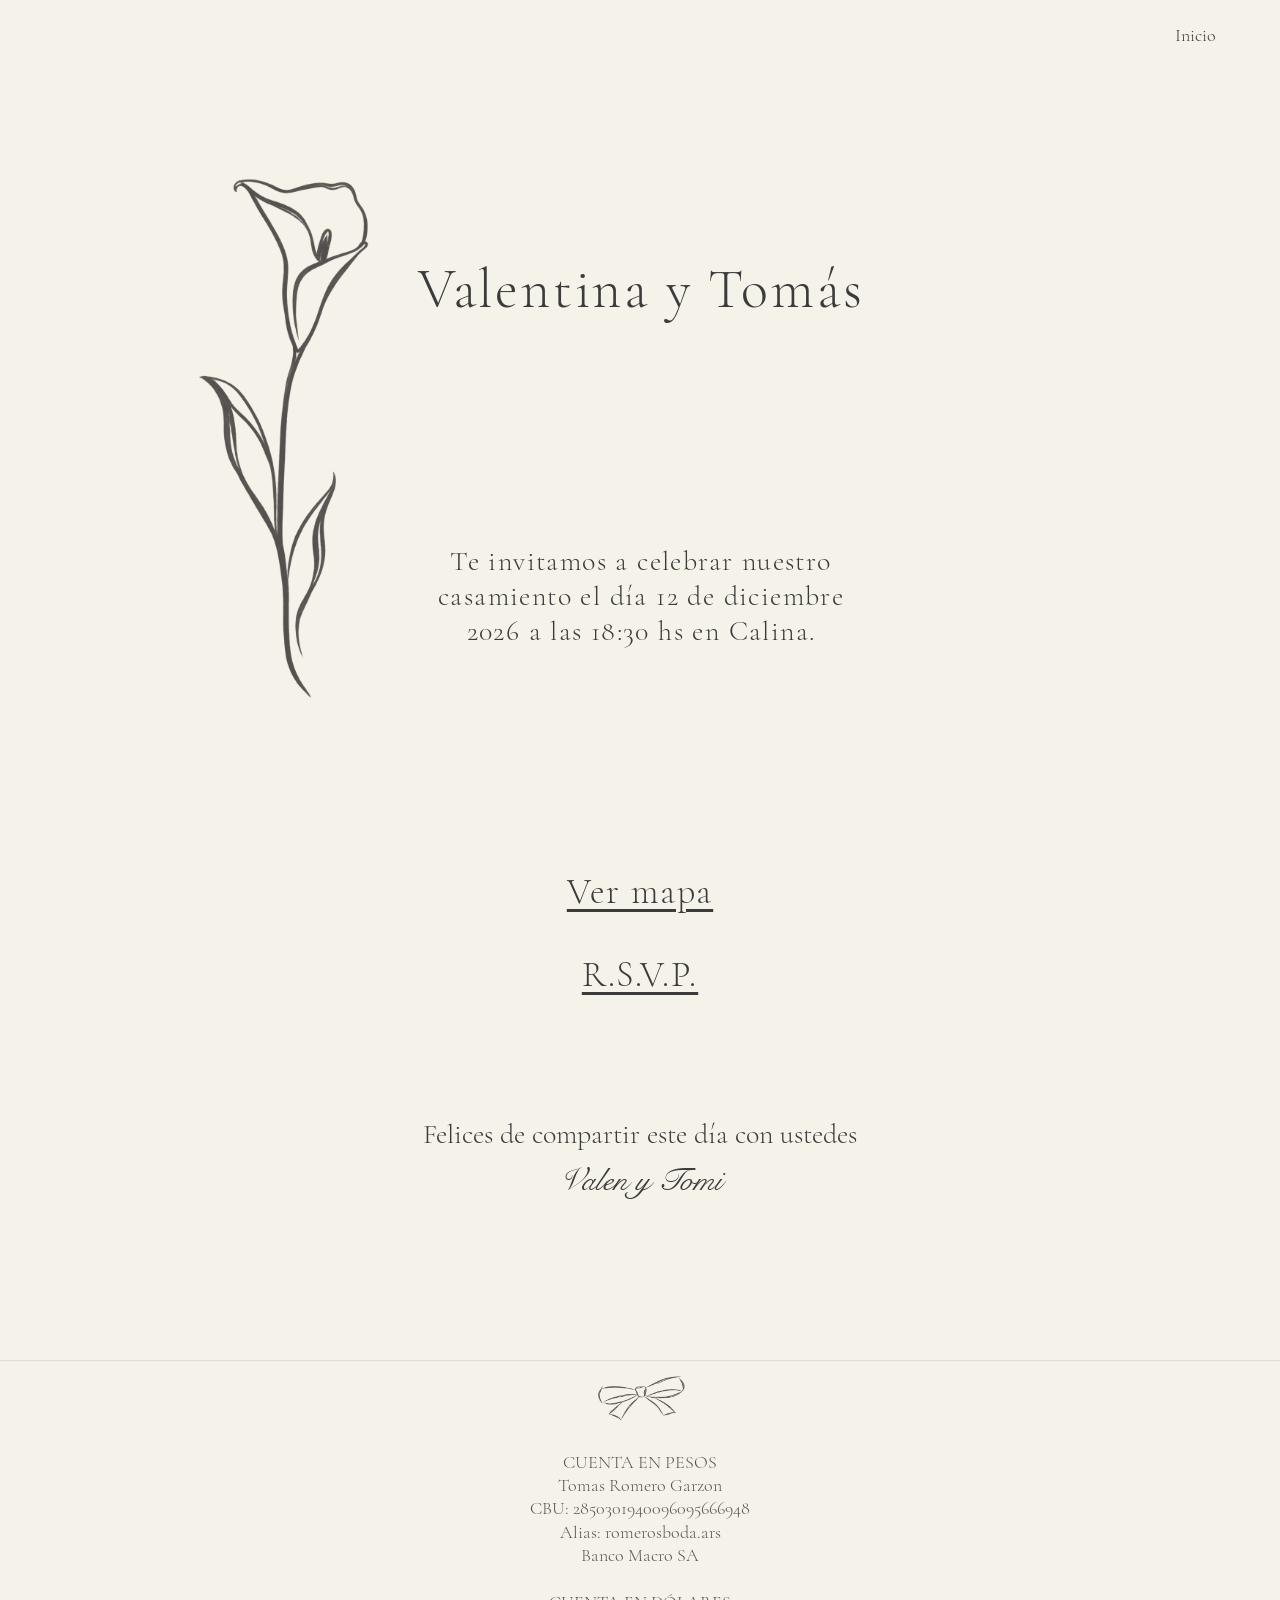
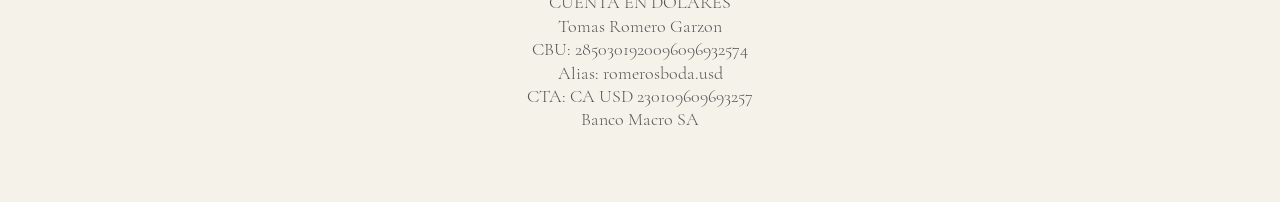
<file: index.html>
<!doctype html>
<html lang="es-AR">
  <head>
    <meta charset="utf-8">
    <meta name="viewport" content="width=device-width, initial-scale=1">
    <meta name="theme-color" content="#f5f2e9">
    <meta name="description" content="Valentina y Tomás. Te invitamos a celebrar nuestro casamiento el 12 de diciembre de 2026 a las 18:30 hs en Calina.">
    <title>Valentina y Tomás · Nuestro casamiento</title>
    <link rel="icon" href="assets/favicon.svg?v=4" type="image/svg+xml">
    <link rel="preload" href="assets/cormorant-garamond.woff2" as="font" type="font/woff2" crossorigin>
    <link rel="stylesheet" href="styles.css">
    <script src="rsvp.js" defer></script>
  </head>
  <body id="inicio">
    <a class="skip-link" href="#invitacion">Ir a la invitación</a>
    <header class="site-header">
      <nav aria-label="Navegación principal">
        <a href="#inicio" aria-current="page">Inicio</a>
      </nav>
    </header>
    <main>
      <section class="hero section" id="invitacion" aria-labelledby="nombres">
        <img class="flower" src="assets/flores.png" alt="" width="1024" height="1536" fetchpriority="high">
        <h1 id="nombres">Valentina y Tomás</h1>
        <p class="invitation">
          <span>Te invitamos a celebrar nuestro</span>
          <span>casamiento el día 12 de diciembre</span>
          <span>2026 a las 18:30 hs en Calina.</span>
        </p>
      </section>

      <section class="attendance section" aria-label="Ubicación y confirmación de asistencia">
        <a class="map-link" href="https://www.google.com/maps/place/Calina+eventos/@-31.2357732,-64.2598805,17z/data=!3m1!4b1!4m6!3m5!1s0x94328300658bced1:0xae7bd755da255b5a!8m2!3d-31.2357778!4d-64.2573056!16s%2Fg%2F11mt6tklj1" target="_blank" rel="noopener noreferrer">Ver mapa</a>
        <a class="rsvp-desktop" href="#rsvp" data-open-rsvp>R.S.V.P.</a>
        <div class="rsvp-mobile">
          <h2>R.S.V.P</h2>
          <p>Confirmar asistencia hasta 15/11</p>
          <a href="#rsvp" data-open-rsvp>Formulario</a>
        </div>
      </section>

      <section class="closing section" aria-label="Los esperamos">
        <p>Felices de compartir este día con ustedes</p>
        <p class="signature">Valen y Tomi</p>
      </section>

      <div class="gift-divider" aria-hidden="true"></div>
      <section class="gifts section" aria-labelledby="regalos">
        <img class="bow" src="assets/lazo.png" alt="" width="1774" height="887" loading="lazy">
        <h2 id="regalos">Si quieren hacernos un regalo</h2>
        <div class="accounts">
          <section class="account" aria-labelledby="pesos">
            <h3 id="pesos">Cuenta en pesos</h3>
            <p>Tomas Romero Garzon</p>
            <p>CBU: <span class="bank-number">2850301940096095666948</span></p>
            <p>Alias: romerosboda.ars</p>
            <p>Banco Macro SA</p>
          </section>
          <section class="account" aria-labelledby="dolares">
            <h3 id="dolares">Cuenta en dólares</h3>
            <p>Tomas Romero Garzon</p>
            <p>CBU: <span class="bank-number">2850301920096096932574</span></p>
            <p>Alias: romerosboda.usd</p>
            <p class="usd-account">CTA: CA USD 230109609693257</p>
            <p>Banco Macro SA</p>
          </section>
        </div>
      </section>
    </main>
    <dialog id="rsvp" class="rsvp-dialog" aria-labelledby="rsvp-title">
      <button class="rsvp-close" type="button" aria-label="Cerrar formulario">×</button>
      <div class="rsvp-content">
        <h2 id="rsvp-title">R.S.V.P.</h2>
        <form id="rsvp-form" novalidate data-endpoint="">
          <div class="rsvp-names">
            <div class="rsvp-field">
              <label for="rsvp-nombre">Nombre <span aria-hidden="true">*</span></label>
              <input id="rsvp-nombre" name="nombre" type="text" required autocomplete="given-name" aria-describedby="nombre-error">
              <p id="nombre-error" class="field-error" aria-live="polite"></p>
            </div>
            <div class="rsvp-field">
              <label for="rsvp-apellido">Apellido <span aria-hidden="true">*</span></label>
              <input id="rsvp-apellido" name="apellido" type="text" required autocomplete="family-name" aria-describedby="apellido-error">
              <p id="apellido-error" class="field-error" aria-live="polite"></p>
            </div>
          </div>
          <fieldset class="rsvp-options" id="asiste-group" aria-describedby="asiste-error">
            <legend>¿Nos acompañás? <span aria-hidden="true">*</span></legend>
            <label class="rsvp-choice"><input type="radio" name="asiste" value="true" required><span>Sí, ahí estaré</span></label>
            <label class="rsvp-choice"><input type="radio" name="asiste" value="false" required><span>No voy a poder asistir</span></label>
            <p id="asiste-error" class="field-error" aria-live="polite"></p>
          </fieldset>
          <fieldset class="rsvp-options" id="restriccion-group" aria-describedby="restriccion-error">
            <legend>¿Tenés alguna restricción alimentaria? <span aria-hidden="true">*</span></legend>
            <label class="rsvp-choice"><input type="radio" name="restriccion_alimentaria" value="ninguna" required><span>No</span></label>
            <label class="rsvp-choice"><input type="radio" name="restriccion_alimentaria" value="vegetariana" required><span>Vegetariana</span></label>
            <label class="rsvp-choice"><input type="radio" name="restriccion_alimentaria" value="sin_gluten" required><span>Sin gluten</span></label>
            <label class="rsvp-choice"><input type="radio" name="restriccion_alimentaria" value="otros" required><span>Otros</span></label>
            <p id="restriccion-error" class="field-error" aria-live="polite"></p>
          </fieldset>
          <div class="restriction-other" aria-hidden="true" inert>
            <div>
              <div class="rsvp-field">
                <label for="rsvp-otro">Especificá tu restricción <span aria-hidden="true">*</span></label>
                <input id="rsvp-otro" name="restriccion_otro" type="text" disabled aria-describedby="otro-error">
                <p id="otro-error" class="field-error" aria-live="polite"></p>
              </div>
            </div>
          </div>
          <p class="rsvp-save-error" role="alert"></p>
          <button class="rsvp-submit" type="submit">Confirmar</button>
        </form>
        <div class="rsvp-confirmation" hidden>
          <p id="rsvp-thanks" tabindex="-1">¡Gracias por confirmar!</p>
          <p class="signature">Valen y Tomi</p>
        </div>
      </div>
    </dialog>
  </body>
</html>
</file>
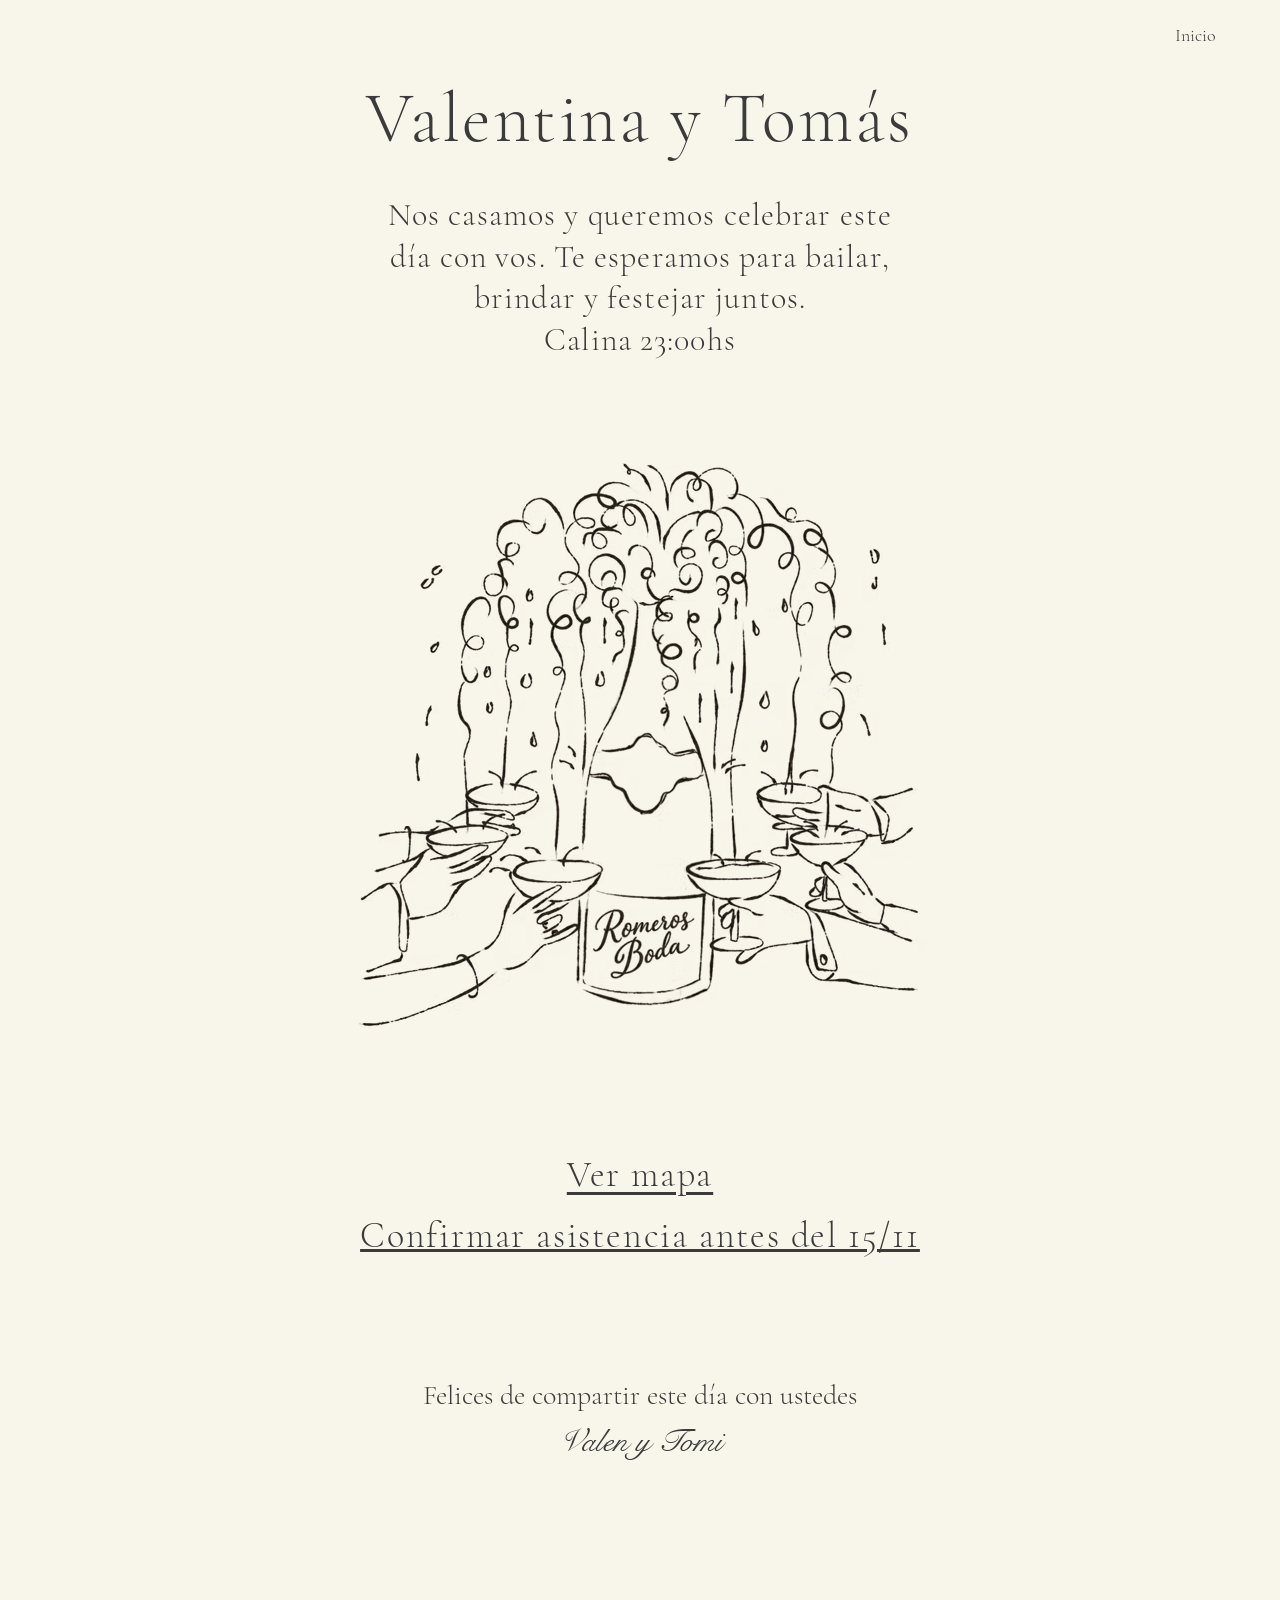
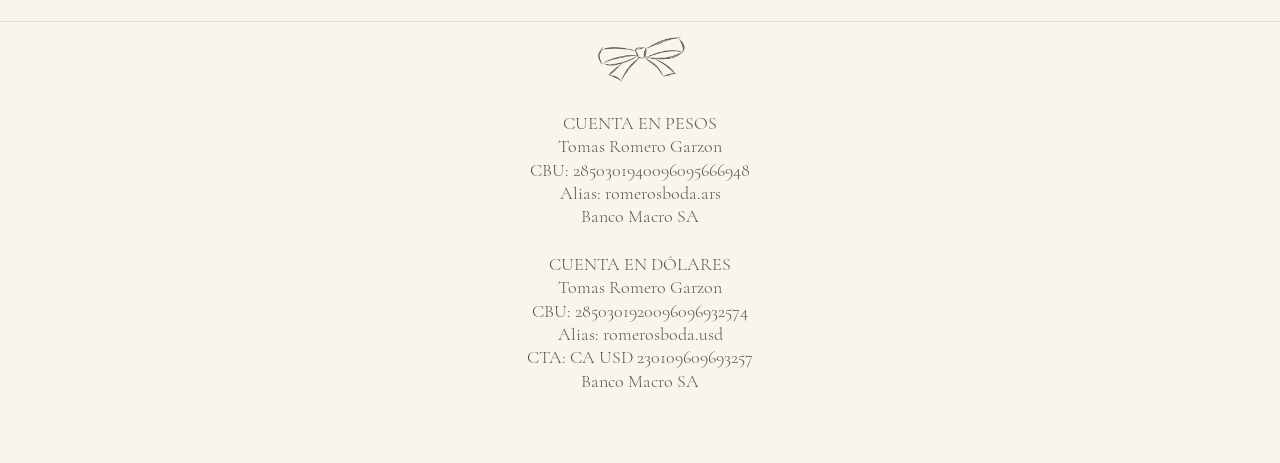
<file: fiesta/index.html>
<!doctype html>
<html lang="es-AR">
  <head>
    <meta charset="utf-8">
    <meta name="viewport" content="width=device-width, initial-scale=1">
    <meta name="theme-color" content="#f8f6ea">
    <meta name="description" content="Valentina y Tomás. Te invitamos a celebrar nuestro casamiento el 12 de diciembre de 2026 a las 23hs en Calina.">
    <title>Valentina y Tomás · Fiesta</title>
    <link rel="icon" href="../assets/favicon.svg?v=4" type="image/svg+xml">
    <link rel="preload" href="../assets/cormorant-garamond.woff2" as="font" type="font/woff2" crossorigin>
    <link rel="stylesheet" href="styles.css">
    <script src="rsvp.js" defer></script>
  </head>
  <body id="inicio">
    <a class="skip-link" href="#invitacion">Ir a la invitación</a>
    <header class="site-header">
      <nav aria-label="Navegación principal">
        <a href="#inicio" aria-current="page">Inicio</a>
      </nav>
    </header>
    <main>
      <section class="hero section" id="invitacion" aria-labelledby="nombres">
        <h1 id="nombres">Valentina y Tomás</h1>
        <p class="invitation">
          <span>Nos casamos y queremos celebrar este</span>
          <span>día con vos. Te esperamos para bailar,</span>
          <span>brindar y festejar juntos.</span>
          <span>Calina 23:00hs</span>
        </p>
        <div class="party-art-crop">
          <img src="../assets/imagen.avif" alt="Manos brindando con copas alrededor de una botella de champagne." width="613" height="740" fetchpriority="high">
        </div>
      </section>

      <section class="attendance section" aria-label="Ubicación y confirmación de asistencia">
        <a class="map-link" href="https://www.google.com/maps/place/Calina+eventos/@-31.2357732,-64.2598805,17z/data=!3m1!4b1!4m6!3m5!1s0x94328300658bced1:0xae7bd755da255b5a!8m2!3d-31.2357778!4d-64.2573056!16s%2Fg%2F11mt6tklj1" target="_blank" rel="noopener noreferrer">Ver mapa</a>
        <button class="confirm-before-trigger" type="button" data-open-rsvp>Confirmar asistencia antes del 15/11</button>
      </section>

      <section class="closing section" aria-label="Los esperamos">
        <p>Felices de compartir este día con ustedes</p>
        <p class="signature">Valen y Tomi</p>
      </section>

      <div class="gift-divider" aria-hidden="true"></div>
      <section class="gifts section" aria-labelledby="regalos">
        <img class="bow" src="../assets/lazo.png" alt="" width="1774" height="887" loading="lazy">
        <h2 id="regalos">Si quieren hacernos un regalo</h2>
        <div class="accounts">
          <section class="account" aria-labelledby="pesos">
            <h3 id="pesos">Cuenta en pesos</h3>
            <p>Tomas Romero Garzon</p>
            <p>CBU: <span class="bank-number">2850301940096095666948</span></p>
            <p>Alias: romerosboda.ars</p>
            <p>Banco Macro SA</p>
          </section>
          <section class="account" aria-labelledby="dolares">
            <h3 id="dolares">Cuenta en dólares</h3>
            <p>Tomas Romero Garzon</p>
            <p>CBU: <span class="bank-number">2850301920096096932574</span></p>
            <p>Alias: romerosboda.usd</p>
            <p class="usd-account">CTA: CA USD 230109609693257</p>
            <p>Banco Macro SA</p>
          </section>
        </div>
      </section>
    </main>
    <dialog id="rsvp" class="rsvp-dialog" aria-labelledby="rsvp-title">
      <button class="rsvp-close" type="button" aria-label="Cerrar formulario">×</button>
      <div class="rsvp-content">
        <h2 id="rsvp-title">Confirmar asistencia</h2>
        <form id="rsvp-form" novalidate data-endpoint="">
          <div class="rsvp-names">
            <div class="rsvp-field">
              <label for="rsvp-nombre">Nombre <span aria-hidden="true">*</span></label>
              <input id="rsvp-nombre" name="nombre" type="text" required autocomplete="given-name" aria-describedby="nombre-error">
              <p id="nombre-error" class="field-error" aria-live="polite"></p>
            </div>
            <div class="rsvp-field">
              <label for="rsvp-apellido">Apellido <span aria-hidden="true">*</span></label>
              <input id="rsvp-apellido" name="apellido" type="text" required autocomplete="family-name" aria-describedby="apellido-error">
              <p id="apellido-error" class="field-error" aria-live="polite"></p>
            </div>
          </div>
          <fieldset class="rsvp-options" id="asiste-group" aria-describedby="asiste-error">
            <legend>¿Nos acompañás? <span aria-hidden="true">*</span></legend>
            <label class="rsvp-choice"><input type="radio" name="asiste" value="true" required><span>Sí, ahí estaré</span></label>
            <label class="rsvp-choice"><input type="radio" name="asiste" value="false" required><span>No voy a poder asistir</span></label>
            <p id="asiste-error" class="field-error" aria-live="polite"></p>
          </fieldset>
          <p class="rsvp-save-error" role="alert"></p>
          <button class="rsvp-submit" type="submit">Confirmar</button>
        </form>
        <div class="rsvp-confirmation" hidden>
          <p id="rsvp-thanks" tabindex="-1">¡Gracias por confirmar!</p>
          <p class="signature">Valen y Tomi</p>
        </div>
      </div>
    </dialog>
  </body>
</html>
</file>
<file: styles.css>
@font-face {
  font-family: "Cormorant Garamond";
  src: url("assets/cormorant-garamond.woff2") format("woff2");
  font-style: normal;
  font-weight: 400;
  font-display: swap;
}

@font-face {
  font-family: "Snell Roundhand";
  src: url("assets/snell-roundhand.woff2") format("woff2");
  font-style: normal;
  font-weight: 400;
  font-display: swap;
}

:root {
  color-scheme: light;
  --paper: #f5f2e9;
  --ink: #3b3b3b;
  --muted-ink: #545454;
  --page-unit: min(1vw, 19.2px);
  font-family: "Cormorant Garamond", Georgia, serif;
  color: var(--ink);
  background: var(--paper);
}

* { box-sizing: border-box; }

body { margin: 0; }

h1, h2, h3, p { margin: 0; font-weight: 400; }

a { color: inherit; text-underline-offset: 0.16em; }

a:focus-visible {
  outline: 2px solid var(--ink);
  outline-offset: 6px;
}

img { display: block; max-width: 100%; }

.skip-link {
  position: fixed;
  top: 12px;
  left: 12px;
  z-index: 10;
  padding: 12px 18px;
  background: var(--paper);
  transform: translateY(-200%);
}

.skip-link:focus { transform: none; }

.site-header {
  position: absolute;
  inset: 0 0 auto;
  z-index: 1;
  padding: 24px 5%;
  font-size: 18px;
}

.site-header nav { text-align: right; }

.site-header a { text-decoration: none; }

.section {
  position: relative;
  width: 100%;
  max-width: 1920px;
  margin-inline: auto;
  text-align: center;
}

.hero {
  display: grid;
  grid-template-columns: minmax(0, 1fr);
  grid-template-rows: min-content min-content 1fr;
  isolation: isolate;
  overflow: hidden;
}

.flower {
  grid-area: 1 / 1 / 4 / 2;
  align-self: start;
  width: 29.23%;
  height: auto;
  margin: calc(11.19263 * var(--page-unit)) 0 calc(11.02112 * var(--page-unit)) 7.927%;
  z-index: -1;
  pointer-events: none;
}

.hero h1 {
  grid-area: 1 / 1 / 2 / 2;
  width: 70.16%;
  margin: calc(19.96582 * var(--page-unit)) 0 calc(17.31812 * var(--page-unit)) 15%;
  font-size: calc(4.375 * var(--page-unit));
  line-height: 1.2;
  letter-spacing: 0.05em;
}

.invitation {
  grid-area: 2 / 1 / 3 / 2;
  width: 37.46%;
  margin: 0 0 calc(16.67725 * var(--page-unit)) 31.35%;
  font-size: calc(2.1875 * var(--page-unit));
  line-height: 1.25;
  letter-spacing: 0.05em;
}

.invitation > span { display: block; white-space: nowrap; }

.attendance { display: grid; justify-items: center; }

.map-link, .rsvp-desktop {
  display: block;
  font-size: calc(2.8125 * var(--page-unit));
  line-height: 0.9;
  letter-spacing: 0.05em;
}

.map-link { margin: calc(0.98755 * var(--page-unit)) 0 calc(3.97949 * var(--page-unit)); }

.rsvp-desktop { margin-bottom: calc(2.17969 * var(--page-unit)); }

.rsvp-mobile { display: none; }

.closing {
  display: grid;
  grid-template-columns: minmax(0, 1fr);
  padding: calc(8.02185 * var(--page-unit)) 0 calc(12.82043 * var(--page-unit));
}

.closing > p:first-child {
  width: 34.86%;
  margin-inline: auto;
  font-size: calc(2.1875 * var(--page-unit));
  line-height: 0.9;
}

.signature {
  margin-top: calc(1.54724 * var(--page-unit));
  font-family: "Snell Roundhand", cursive;
  font-size: calc(2.5 * var(--page-unit));
  line-height: 0.9;
}

.gift-divider {
  width: 100%;
  height: 1px;
  background: rgba(84, 84, 84, 0.14);
}

.gifts {
  padding-top: 0;
  padding-bottom: 70px;
  color: var(--muted-ink);
}

.bow {
  width: 10.29%;
  height: auto;
  margin-inline: auto;
}

.gifts > h2 { display: none; }

.accounts { width: 59.21%; margin-inline: auto; }

.account { margin-top: 24px; font-size: 18px; line-height: 1.3; }

.account h3 { font-size: inherit; text-transform: uppercase; }

.bank-number { white-space: nowrap; }

@media (max-width: 1023px) {
  :root { --page-unit: 1vw; }

  .site-header { display: none; }

  .flower {
    width: 36.38%;
    margin: 4.66747vw 0 5.14022vw -5.3185%;
  }

  .hero h1 {
    width: 89.75%;
    margin: 20.76122vw 0 13.6238vw 5.128%;
    font-size: 7.17949vw;
    line-height: 0.95;
  }

  .invitation {
    width: 68.23%;
    margin: 0 0 9.27083vw 15.8874%;
    font-size: 4.10256vw;
  }

  .map-link {
    margin: 5.02404vw 0 5.91146vw;
    font-size: 4.61538vw;
  }

  .rsvp-desktop { display: none; }

  .rsvp-mobile {
    display: grid;
    grid-template-columns: minmax(0, 1fr);
    width: 87.7%;
    line-height: 0.9;
  }

  .rsvp-mobile h2 { margin-bottom: 1.66066vw; font-size: 4.61538vw; }

  .rsvp-mobile p {
    margin-bottom: 2.91466vw;
    font-size: 4.10256vw;
    letter-spacing: 0.05em;
  }

  .rsvp-mobile a {
    display: block;
    justify-self: center;
    margin-bottom: 5.84335vw;
    font-size: 4.61538vw;
    letter-spacing: 0.05em;
  }

  .closing { padding: 12.47997vw 0 27.93771vw; }

  .closing > p:first-child {
    width: 87.7%;
    font-size: 4.10256vw;
    letter-spacing: 0.05em;
  }

  .signature {
    margin-top: 2.51603vw;
    font-size: 4.61538vw;
    letter-spacing: 0.05em;
  }

  .gifts { padding-bottom: 7.28566vw; }

  .bow { width: 18.03%; margin-top: -0.5px; margin-bottom: 1vw; }

  .gifts > h2 {
    display: block;
    margin: 0 auto 5.76122vw;
    width: 87.48%;
    font-size: 4.10256vw;
    letter-spacing: 0.05em;
  }

  .accounts { width: 89%; text-align: left; }

  .account { margin: 0 0 6vw; font-size: 4.10256vw; line-height: 1.25; }

  .account h3 { text-transform: none; }

  .usd-account { display: none; }
}

.rsvp-open { overflow: hidden; }

.rsvp-dialog {
  width: min(620px, calc(100% - 32px));
  max-height: calc(100dvh - 40px);
  padding: 42px 40px 36px;
  border: 1px solid rgba(84, 84, 84, 0.18);
  color: var(--ink);
  background: var(--paper);
  font-family: inherit;
  font-size: 21px;
  line-height: 1.3;
  overflow-y: auto;
}

.rsvp-dialog::backdrop {
  background: rgba(40, 37, 31, 0.32);
  backdrop-filter: blur(3px);
}

.rsvp-dialog [hidden] { display: none !important; }

.rsvp-close {
  position: absolute;
  top: 8px;
  right: 8px;
  width: 40px;
  height: 40px;
  padding: 0;
  border: 0;
  background: transparent;
  color: var(--muted-ink);
  font: inherit;
  font-size: 28px;
  cursor: pointer;
}

.rsvp-content > h2 {
  margin-bottom: 32px;
  text-align: center;
  font-size: 30px;
  letter-spacing: 0.08em;
}

.rsvp-names { display: grid; grid-template-columns: 1fr 1fr; gap: 22px; }

.rsvp-field { display: grid; gap: 8px; }

.rsvp-field label > span, .rsvp-options legend > span { color: #757574; }

.rsvp-field input {
  width: 100%;
  min-width: 0;
  height: 44px;
  padding: 6px 2px;
  border: 0;
  border-bottom: 1px solid rgba(84, 84, 84, 0.35);
  border-radius: 0;
  color: var(--ink);
  background: transparent;
  font: inherit;
}

.rsvp-field input:focus-visible {
  outline: none;
  border-bottom-color: var(--ink);
  box-shadow: 0 1px 0 var(--ink);
}

.rsvp-options { margin: 26px 0 0; padding: 0; border: 0; min-width: 0; }

.rsvp-options legend { padding: 0; margin-bottom: 10px; }

.rsvp-choice { display: flex; align-items: center; gap: 12px; min-height: 42px; cursor: pointer; }

.rsvp-choice input {
  appearance: none;
  flex: 0 0 16px;
  width: 16px;
  height: 16px;
  margin: 0;
  border: 1px solid rgba(84, 84, 84, 0.5);
  border-radius: 50%;
  color: var(--muted-ink);
  background: transparent;
  cursor: pointer;
}

.rsvp-choice input:checked { background: radial-gradient(circle, currentColor 0 35%, transparent 40%); }

.rsvp-choice input:focus-visible, .rsvp-close:focus-visible, .rsvp-submit:focus-visible {
  outline: 1px solid var(--ink);
  outline-offset: 5px;
}

.rsvp-field input[aria-invalid="true"] { border-bottom-color: #986054; }

.field-error, .rsvp-save-error { color: #986054; font-size: 17px; line-height: 1.3; }

.field-error:empty, .rsvp-save-error:empty { display: none; }

.rsvp-save-error { margin-top: 24px; }

.restriction-other {
  display: grid;
  grid-template-rows: 0fr;
  opacity: 0;
  visibility: hidden;
}

.restriction-other.is-open { grid-template-rows: 1fr; opacity: 1; visibility: visible; }

.restriction-other > div { min-height: 0; overflow: hidden; }

.restriction-other .rsvp-field { padding-top: 22px; }

.rsvp-submit {
  display: block;
  min-height: 44px;
  margin: 28px auto 0;
  padding: 9px 30px;
  border: 1px solid rgba(84, 84, 84, 0.45);
  color: var(--ink);
  background: transparent;
  font: inherit;
  letter-spacing: 0.05em;
  cursor: pointer;
}

.rsvp-submit:disabled, .rsvp-close:disabled { opacity: 0.55; cursor: default; }

.rsvp-confirmation { padding: 38px 0 22px; text-align: center; }

.rsvp-confirmation > p:first-child { font-size: 28px; }

.rsvp-confirmation .signature { margin-top: 24px; font-size: 28px; line-height: 1.3; letter-spacing: 0; }

@media (max-width: 560px) {
  .rsvp-dialog { padding: 42px 24px 28px; }
  .rsvp-names { grid-template-columns: minmax(0, 1fr); }
}

@media (prefers-reduced-motion: no-preference) {
  .restriction-other { transition: grid-template-rows 220ms ease, opacity 220ms ease, visibility 220ms ease; }
  html { scroll-behavior: smooth; }
  .invitation { animation: float-in 1.2s ease both; }
  @keyframes float-in {
    from { opacity: 0; transform: translateY(30px); }
    to { opacity: 1; transform: translateY(0); }
  }
}
</file>
<file: fiesta/styles.css>
@font-face {
  font-family: "Cormorant Garamond";
  src: url("../assets/cormorant-garamond.woff2") format("woff2");
  font-style: normal;
  font-weight: 400;
  font-display: swap;
}

@font-face {
  font-family: "Snell Roundhand";
  src: url("../assets/snell-roundhand.woff2") format("woff2");
  font-style: normal;
  font-weight: 400;
  font-display: swap;
}

:root {
  color-scheme: light;
  --paper: #f8f6ea;
  --ink: #3b3b3b;
  --muted-ink: #545454;
  --page-unit: min(1vw, 19.2px);
  font-family: "Cormorant Garamond", Georgia, serif;
  color: var(--ink);
  background: var(--paper);
}

* { box-sizing: border-box; }

body { margin: 0; }

h1, h2, h3, p { margin: 0; font-weight: 400; }

a { color: inherit; text-underline-offset: 0.16em; }

a:focus-visible {
  outline: 2px solid var(--ink);
  outline-offset: 6px;
}

img { display: block; max-width: 100%; }

.skip-link {
  position: fixed;
  top: 12px;
  left: 12px;
  z-index: 10;
  padding: 12px 18px;
  background: var(--paper);
  transform: translateY(-200%);
}

.skip-link:focus { transform: none; }

.site-header {
  position: absolute;
  inset: 0 0 auto;
  z-index: 1;
  padding: 24px 5%;
  font-size: 18px;
}

.site-header nav { text-align: right; }

.site-header a { text-decoration: none; }

.section {
  position: relative;
  width: 100%;
  max-width: 1920px;
  margin-inline: auto;
  text-align: center;
}

.hero {
  display: grid;
  justify-items: center;
  padding: clamp(44px, 7vw, 82px) clamp(16px, 5vw, 56px) 0;
  overflow: hidden;
}

.hero h1 {
  width: 100%;
  margin: 0 auto clamp(22px, 3vw, 38px);
  font-size: clamp(2.3rem, 5.5vw, 4.5rem);
  line-height: 1.05;
  letter-spacing: 0.035em;
}

.invitation {
  width: min(100%, 850px);
  margin: 0 auto clamp(8px, 1.5vw, 18px);
  font-size: clamp(1.3rem, 2.5vw, 2rem);
  line-height: 1.3;
  letter-spacing: 0.035em;
}

.invitation > span { display: block; white-space: normal; }

.party-art-crop {
  position: relative;
  overflow: hidden;
  width: min(100%, 613px);
  aspect-ratio: 613 / 740;
  margin: 0 auto clamp(12px, 2.5vw, 28px);
}

.party-art-crop img { width: 100%; height: auto; }

.confirm-before-trigger {
  appearance: none;
  display: block;
  margin: 0 auto calc(2.17969 * var(--page-unit));
  padding: 0;
  border: 0;
  color: inherit;
  background: transparent;
  font: inherit;
  font-size: calc(2.8125 * var(--page-unit));
  line-height: 0.9;
  letter-spacing: 0.05em;
  text-decoration: underline;
  cursor: pointer;
}

.confirm-before-trigger:focus-visible { outline: 2px solid var(--ink); outline-offset: 6px; }

.attendance { display: grid; justify-items: center; }

.map-link, .rsvp-desktop {
  display: block;
  font-size: calc(2.8125 * var(--page-unit));
  line-height: 0.9;
  letter-spacing: 0.05em;
}

.map-link { margin: calc(0.98755 * var(--page-unit)) 0 calc(2.25 * var(--page-unit)); }

.rsvp-desktop { margin-bottom: calc(2.17969 * var(--page-unit)); }

.rsvp-mobile { display: none; }

.closing {
  display: grid;
  grid-template-columns: minmax(0, 1fr);
  padding: calc(8.02185 * var(--page-unit)) 0 calc(12.82043 * var(--page-unit));
}

.closing > p:first-child {
  width: 34.86%;
  margin-inline: auto;
  font-size: calc(2.1875 * var(--page-unit));
  line-height: 0.9;
}

.signature {
  margin-top: calc(1.54724 * var(--page-unit));
  font-family: "Snell Roundhand", cursive;
  font-size: calc(2.5 * var(--page-unit));
  line-height: 0.9;
}

.gift-divider {
  width: 100%;
  height: 1px;
  background: rgba(84, 84, 84, 0.14);
}

.gifts {
  padding-top: 0;
  padding-bottom: 70px;
  color: var(--muted-ink);
}

.bow {
  width: 10.29%;
  height: auto;
  margin-inline: auto;
}

.gifts > h2 { display: none; }

.accounts { width: 59.21%; margin-inline: auto; }

.account { margin-top: 24px; font-size: 18px; line-height: 1.3; }

.account h3 { font-size: inherit; text-transform: uppercase; }

.bank-number { white-space: nowrap; }

@media (max-width: 1023px) {
  :root { --page-unit: 1vw; }

  .site-header { display: none; }

  .map-link {
    margin: 5.02404vw 0 3.6vw;
    font-size: 4.61538vw;
  }

  .confirm-before-trigger {
    margin-bottom: 5.84335vw;
    font-size: 4.61538vw;
  }

  .rsvp-desktop { display: none; }

  .rsvp-mobile {
    display: grid;
    grid-template-columns: minmax(0, 1fr);
    width: 87.7%;
    line-height: 0.9;
  }

  .rsvp-mobile h2 { margin-bottom: 1.66066vw; font-size: 4.61538vw; }

  .rsvp-mobile p {
    margin-bottom: 2.91466vw;
    font-size: 4.10256vw;
    letter-spacing: 0.05em;
  }

  .rsvp-mobile a {
    display: block;
    justify-self: center;
    margin-bottom: 5.84335vw;
    font-size: 4.61538vw;
    letter-spacing: 0.05em;
  }

  .closing { padding: 12.47997vw 0 27.93771vw; }

  .closing > p:first-child {
    width: 87.7%;
    font-size: 4.10256vw;
    letter-spacing: 0.05em;
  }

  .signature {
    margin-top: 2.51603vw;
    font-size: 4.61538vw;
    letter-spacing: 0.05em;
  }

  .gifts { padding-bottom: 7.28566vw; }

  .bow { width: 18.03%; margin-top: -0.5px; margin-bottom: 1vw; }

  .gifts > h2 {
    display: block;
    margin: 0 auto 5.76122vw;
    width: 87.48%;
    font-size: 4.10256vw;
    letter-spacing: 0.05em;
  }

  .accounts { width: 89%; text-align: left; }

  .account { margin: 0 0 6vw; font-size: 4.10256vw; line-height: 1.25; }

  .account h3 { text-transform: none; }

  .usd-account { display: none; }
}

.rsvp-open { overflow: hidden; }

.rsvp-dialog {
  width: min(620px, calc(100% - 32px));
  max-height: calc(100dvh - 40px);
  padding: 42px 40px 36px;
  border: 1px solid rgba(84, 84, 84, 0.18);
  color: var(--ink);
  background: var(--paper);
  font-family: inherit;
  font-size: 21px;
  line-height: 1.3;
  overflow-y: auto;
}

.rsvp-dialog::backdrop {
  background: rgba(40, 37, 31, 0.32);
  backdrop-filter: blur(3px);
}

.rsvp-dialog [hidden] { display: none !important; }

.rsvp-close {
  position: absolute;
  top: 8px;
  right: 8px;
  width: 40px;
  height: 40px;
  padding: 0;
  border: 0;
  background: transparent;
  color: var(--muted-ink);
  font: inherit;
  font-size: 28px;
  cursor: pointer;
}

.rsvp-content > h2 {
  margin-bottom: 32px;
  text-align: center;
  font-size: 30px;
  letter-spacing: 0.08em;
}

.rsvp-names { display: grid; grid-template-columns: 1fr 1fr; gap: 22px; }

.rsvp-field { display: grid; gap: 8px; }

.rsvp-field label > span, .rsvp-options legend > span { color: #757574; }

.rsvp-field input {
  width: 100%;
  min-width: 0;
  height: 44px;
  padding: 6px 2px;
  border: 0;
  border-bottom: 1px solid rgba(84, 84, 84, 0.35);
  border-radius: 0;
  color: var(--ink);
  background: transparent;
  font: inherit;
}

.rsvp-field input:focus-visible {
  outline: none;
  border-bottom-color: var(--ink);
  box-shadow: 0 1px 0 var(--ink);
}

.rsvp-options { margin: 26px 0 0; padding: 0; border: 0; min-width: 0; }

.rsvp-options legend { padding: 0; margin-bottom: 10px; }

.rsvp-choice { display: flex; align-items: center; gap: 12px; min-height: 42px; cursor: pointer; }

.rsvp-choice input {
  appearance: none;
  flex: 0 0 16px;
  width: 16px;
  height: 16px;
  margin: 0;
  border: 1px solid rgba(84, 84, 84, 0.5);
  border-radius: 50%;
  color: var(--muted-ink);
  background: transparent;
  cursor: pointer;
}

.rsvp-choice input:checked { background: radial-gradient(circle, currentColor 0 35%, transparent 40%); }

.rsvp-choice input:focus-visible, .rsvp-close:focus-visible, .rsvp-submit:focus-visible {
  outline: 1px solid var(--ink);
  outline-offset: 5px;
}

.rsvp-field input[aria-invalid="true"] { border-bottom-color: #986054; }

.field-error, .rsvp-save-error { color: #986054; font-size: 17px; line-height: 1.3; }

.field-error:empty, .rsvp-save-error:empty { display: none; }

.rsvp-save-error { margin-top: 24px; }

.restriction-other {
  display: grid;
  grid-template-rows: 0fr;
  opacity: 0;
  visibility: hidden;
}

.restriction-other.is-open { grid-template-rows: 1fr; opacity: 1; visibility: visible; }

.restriction-other > div { min-height: 0; overflow: hidden; }

.restriction-other .rsvp-field { padding-top: 22px; }

.rsvp-submit {
  display: block;
  min-height: 44px;
  margin: 28px auto 0;
  padding: 9px 30px;
  border: 1px solid rgba(84, 84, 84, 0.45);
  color: var(--ink);
  background: transparent;
  font: inherit;
  letter-spacing: 0.05em;
  cursor: pointer;
}

.rsvp-submit:disabled, .rsvp-close:disabled { opacity: 0.55; cursor: default; }

.rsvp-confirmation { padding: 38px 0 22px; text-align: center; }

.rsvp-confirmation > p:first-child { font-size: 28px; }

.rsvp-confirmation .signature { margin-top: 24px; font-size: 28px; line-height: 1.3; letter-spacing: 0; }

@media (max-width: 560px) {
  .rsvp-dialog { padding: 42px 24px 28px; }
  .rsvp-names { grid-template-columns: minmax(0, 1fr); }
}

@media (prefers-reduced-motion: no-preference) {
  .restriction-other { transition: grid-template-rows 220ms ease, opacity 220ms ease, visibility 220ms ease; }
  html { scroll-behavior: smooth; }
  .invitation { animation: float-in 1.2s ease both; }
  @keyframes float-in {
    from { opacity: 0; transform: translateY(30px); }
    to { opacity: 1; transform: translateY(0); }
  }
}
</file>
